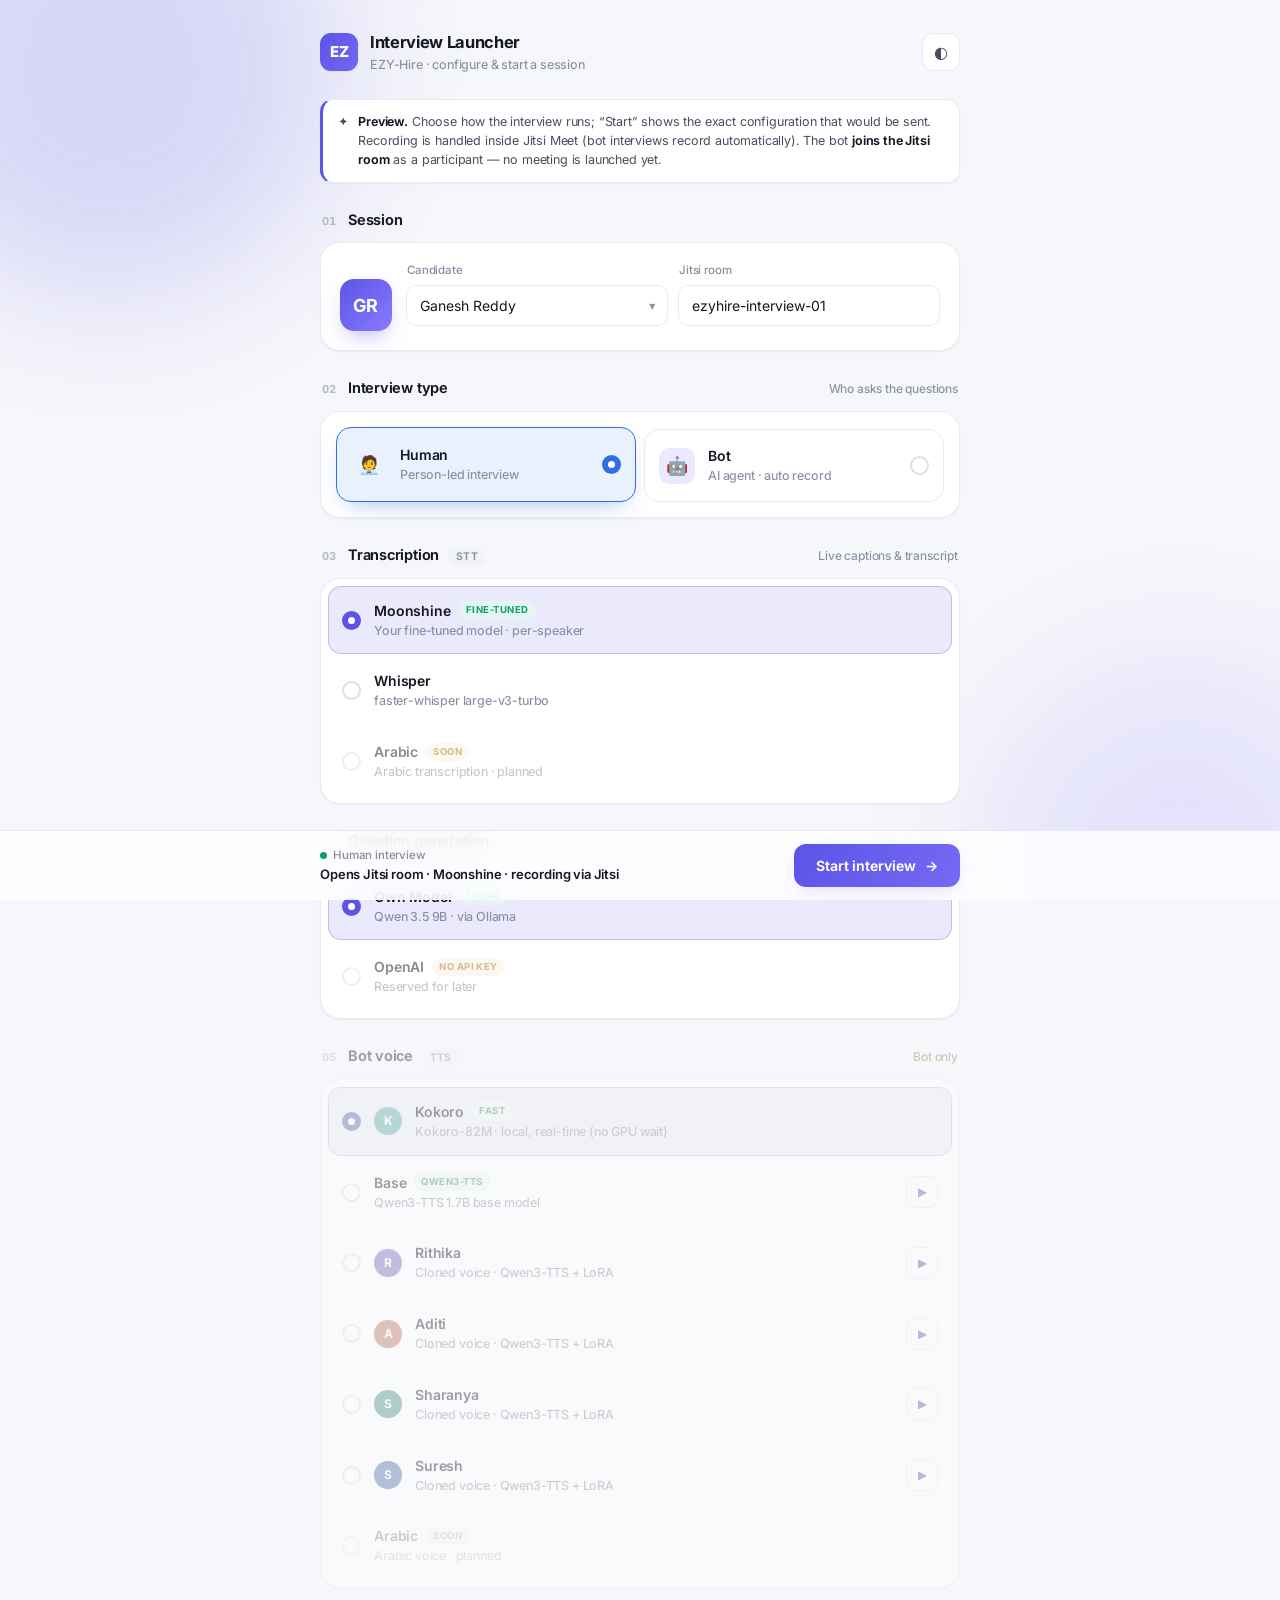
<file: launcher/index.html>
<!doctype html>
<html lang="en">
<head>
<meta charset="utf-8" />
<meta name="viewport" content="width=device-width, initial-scale=1" />
<title>EZY-Hire Launcher</title>
<link rel="preconnect" href="https://fonts.googleapis.com">
<link rel="preconnect" href="https://fonts.gstatic.com" crossorigin>
<link href="https://fonts.googleapis.com/css2?family=Inter:wght@400;450;500;600;700;800&display=swap" rel="stylesheet">
<style>
  :root{
    --bg:#f6f7fb; --surface:#ffffff; --surface-2:#f2f3f8; --surface-hover:#f7f8fc;
    --ink:#151824; --ink-2:#464e60; --muted:#868ea0; --faint:#b2b9c7;
    --line:#e8eaf1; --line-2:#dde0ea;
    --accent:#5b54e6; --accent-2:#8a7bff; --accent-ink:#fff;
    --accent-soft:color-mix(in srgb,var(--accent) 12%,var(--surface));
    --accent-ring:color-mix(in srgb,var(--accent) 22%,transparent);
    --ok:#0f9d6e; --ok-soft:#e4f6ef;
    --warn:#b57015; --warn-soft:#fbf1e2;
    --human:#2f6fe0; --human-soft:#e9f1fd;
    --bot:#6d5cf0; --bot-soft:#ece9fe;
    --r-sm:10px; --r:14px; --r-lg:20px;
    --shadow-sm:0 1px 2px rgba(16,20,30,.05);
    --shadow:0 2px 6px rgba(16,20,30,.06), 0 18px 40px -18px rgba(16,20,30,.18);
    --shadow-lift:0 10px 24px -10px color-mix(in srgb,var(--accent) 60%,transparent);
    --ease:cubic-bezier(.22,.61,.36,1);
    --ease-back:cubic-bezier(.34,1.56,.64,1);
    --blob-a:color-mix(in srgb,var(--accent) 22%,transparent);
    --blob-b:color-mix(in srgb,var(--accent-2) 18%,transparent);
  }
  :root:not([data-theme="light"]){
    @media (prefers-color-scheme: dark){
      --bg:#0b0d12; --surface:#15181f; --surface-2:#1b1f27; --surface-hover:#1f232c;
      --ink:#eef0f5; --ink-2:#b6bdca; --muted:#848c9c; --faint:#59616f;
      --line:#262b35; --line-2:#333944;
      --accent-ink:#fff;
      --accent-soft:color-mix(in srgb,var(--accent) 22%,var(--surface));
      --accent-ring:color-mix(in srgb,var(--accent) 30%,transparent);
      --ok:#34d399; --ok-soft:#0e2b20; --warn:#e0a24e; --warn-soft:#2a2012;
      --human:#6ea8ff; --human-soft:#152338; --bot:#a79bff; --bot-soft:#201d40;
      --shadow-sm:0 1px 2px rgba(0,0,0,.35);
      --shadow:0 2px 8px rgba(0,0,0,.45), 0 24px 50px -20px rgba(0,0,0,.7);
    }
  }
  :root[data-theme="dark"]{
    --bg:#0b0d12; --surface:#15181f; --surface-2:#1b1f27; --surface-hover:#1f232c;
    --ink:#eef0f5; --ink-2:#b6bdca; --muted:#848c9c; --faint:#59616f;
    --line:#262b35; --line-2:#333944;
    --accent-ink:#fff;
    --accent-soft:color-mix(in srgb,var(--accent) 22%,var(--surface));
    --accent-ring:color-mix(in srgb,var(--accent) 30%,transparent);
    --ok:#34d399; --ok-soft:#0e2b20; --warn:#e0a24e; --warn-soft:#2a2012;
    --human:#6ea8ff; --human-soft:#152338; --bot:#a79bff; --bot-soft:#201d40;
    --shadow-sm:0 1px 2px rgba(0,0,0,.35);
    --shadow:0 2px 8px rgba(0,0,0,.45), 0 24px 50px -20px rgba(0,0,0,.7);
  }

  *{box-sizing:border-box}
  html{-webkit-text-size-adjust:100%}
  body{
    margin:0; background:var(--bg); color:var(--ink); font-size:15px;
    font-family:"Inter",ui-sans-serif,system-ui,-apple-system,"Segoe UI",Roboto,sans-serif;
    line-height:1.5; letter-spacing:-.011em; -webkit-font-smoothing:antialiased; text-rendering:optimizeLegibility;
    overflow-x:hidden;
  }
  .bgfx{position:fixed;inset:0;z-index:-1;overflow:hidden;pointer-events:none}
  .blob{position:absolute;border-radius:50%;filter:blur(70px);opacity:.9;will-change:transform;transition:background .5s}
  .blob.a{width:460px;height:460px;background:var(--blob-a);top:-160px;left:-120px;animation:drift1 22s var(--ease) infinite alternate}
  .blob.b{width:400px;height:400px;background:var(--blob-b);bottom:-160px;right:-100px;animation:drift2 26s var(--ease) infinite alternate}
  @keyframes drift1{to{transform:translate3d(90px,70px,0) scale(1.12)}}
  @keyframes drift2{to{transform:translate3d(-80px,-60px,0) scale(1.08)}}

  .wrap{max-width:680px; margin:0 auto; padding:30px 20px 130px}

  header.top{display:flex;align-items:center;justify-content:space-between;gap:12px;margin-bottom:24px;
    animation:fadeUp .6s var(--ease) both}
  .brand{display:flex;align-items:center;gap:12px}
  .logo{width:38px;height:38px;border-radius:11px;display:grid;place-items:center;color:#fff;
    font-weight:800;font-size:15px;letter-spacing:-.5px;box-shadow:var(--shadow-sm);
    background:linear-gradient(130deg,var(--accent),var(--accent-2));background-size:200% 200%;
    animation:sheen 6s ease infinite;transition:transform .4s var(--ease-back)}
  .logo:hover{transform:rotate(-6deg) scale(1.06)}
  @keyframes sheen{0%,100%{background-position:0% 50%}50%{background-position:100% 50%}}
  .brand h1{font-size:16.5px;margin:0;font-weight:700;letter-spacing:-.02em}
  .brand p{margin:1px 0 0;color:var(--muted);font-size:12.5px;font-weight:450}
  .head-tools{display:flex;align-items:center;gap:8px}
  .theme-btn{border:1px solid var(--line);background:var(--surface);color:var(--ink-2);border-radius:11px;
    width:38px;height:38px;display:grid;place-items:center;font-size:16px;cursor:pointer;
    transition:transform .5s var(--ease-back),background .2s,color .2s;flex:none}
  .theme-btn:hover{background:var(--surface-hover);color:var(--ink);transform:rotate(180deg)}
  .theme-btn:active{transform:rotate(180deg) scale(.9)}

  .intro{display:flex;gap:10px;align-items:flex-start;color:var(--ink-2);font-size:12.5px;
    background:var(--surface);border:1px solid var(--line);border-left:3px solid var(--accent);
    border-radius:13px;padding:12px 15px;margin-bottom:26px;line-height:1.55;box-shadow:var(--shadow-sm);
    animation:fadeUp .6s var(--ease) .05s both}
  .intro b{color:var(--ink);font-weight:650}
  .intro .spark{animation:pulse 2.4s ease infinite}
  @keyframes pulse{0%,100%{opacity:.5;transform:scale(.9)}50%{opacity:1;transform:scale(1.1)}}

  .section{margin-bottom:26px;animation:fadeUp .6s var(--ease) both;transition:opacity .35s var(--ease),filter .35s var(--ease)}
  .section:nth-of-type(1){animation-delay:.08s}
  .section:nth-of-type(2){animation-delay:.14s}
  .section:nth-of-type(3){animation-delay:.20s}
  .section:nth-of-type(4){animation-delay:.26s}
  .section:nth-of-type(5){animation-delay:.32s}
  @keyframes fadeUp{from{opacity:0;transform:translateY(14px)}to{opacity:1;transform:none}}

  .shead{display:flex;align-items:baseline;gap:10px;margin:0 2px 12px}
  .snum{font-size:11px;font-weight:700;color:var(--faint);font-variant-numeric:tabular-nums;width:16px}
  .shead h2{font-size:14.5px;font-weight:650;margin:0;letter-spacing:-.015em}
  .shead .tag{font-size:10.5px;font-weight:600;color:var(--muted);background:var(--surface-2);padding:1px 7px;border-radius:6px;letter-spacing:.02em}
  .shead .hint{margin-left:auto;font-size:12px;color:var(--muted);font-weight:450;transition:color .2s}
  /* !important: the section entrance animation (fill:both) otherwise holds opacity:1 and hides the disabled state */
  .section.off{opacity:.4!important;pointer-events:none;filter:grayscale(.5)!important}
  .section.off .hint{color:var(--warn)}

  .panel{background:var(--surface);border:1px solid var(--line);border-radius:var(--r-lg);
    padding:7px;box-shadow:var(--shadow-sm);transition:box-shadow .3s var(--ease),border-color .3s}
  .panel:hover{box-shadow:var(--shadow);border-color:var(--line-2)}

  /* session: avatar + fields */
  .session-in{display:flex;gap:14px;padding:12px;align-items:flex-start}
  .cand-av{width:52px;height:52px;border-radius:14px;flex:none;display:grid;place-items:center;color:#fff;
    font-weight:700;font-size:18px;letter-spacing:.3px;margin-top:17px;
    background:linear-gradient(135deg,var(--accent),var(--accent-2));box-shadow:var(--shadow-lift);
    transition:transform .4s var(--ease-back)}
  .cand-av:hover{transform:scale(1.05) rotate(-3deg)}
  .fields{display:grid;grid-template-columns:1fr 1fr;gap:10px;flex:1;min-width:0}
  @media (max-width:520px){ .session-in{flex-direction:column;align-items:stretch} .cand-av{margin:0 auto} .fields{grid-template-columns:1fr} }
  .field label{display:block;font-size:11.5px;color:var(--muted);margin:0 0 5px 1px;font-weight:500}
  .field input, .field select{width:100%;padding:11px 13px;border:1px solid var(--line);border-radius:var(--r-sm);
    background:var(--surface);color:var(--ink);font-size:14px;font-family:inherit;
    transition:border-color .2s,box-shadow .2s;-webkit-appearance:none;appearance:none}
  .field.sel-wrap{position:relative}
  .field.sel-wrap::after{content:"▾";position:absolute;right:13px;bottom:11px;color:var(--muted);pointer-events:none;font-size:12px}
  .field input:hover, .field select:hover{border-color:var(--line-2)}
  .field input:focus, .field select:focus{outline:none;border-color:var(--accent);box-shadow:0 0 0 4px var(--accent-ring)}

  .opts{display:flex;flex-direction:column}
  .opt{display:flex;align-items:center;gap:13px;padding:13px;border-radius:13px;cursor:pointer;
    position:relative;border:1px solid transparent;overflow:hidden;
    transition:background .18s var(--ease),transform .18s var(--ease),box-shadow .18s var(--ease),border-color .18s}
  .opt + .opt{margin-top:2px}
  .opt:hover:not(.off):not(.sel){background:var(--surface-hover);transform:translateX(4px)}
  .opt.sel{background:var(--accent-soft);border-color:color-mix(in srgb,var(--accent) 30%,transparent);animation:pop .34s var(--ease-back)}
  @keyframes pop{0%{transform:scale(.99)}55%{transform:scale(1.012)}100%{transform:scale(1)}}
  .opt.off{cursor:not-allowed;opacity:.5}
  .radio{width:19px;height:19px;border-radius:50%;border:2px solid var(--line-2);flex:none;display:grid;place-items:center;transition:border-color .2s,background .2s}
  .opt:hover:not(.off):not(.sel) .radio{border-color:var(--accent)}
  .opt.sel .radio{border-color:var(--accent);background:var(--accent)}
  .opt.sel .radio::after{content:"";width:7px;height:7px;border-radius:50%;background:#fff;animation:dot .32s var(--ease-back)}
  @keyframes dot{from{transform:scale(0)}to{transform:scale(1)}}
  .opt .body{flex:1;min-width:0}
  .opt .t{font-weight:600;font-size:14px;display:flex;align-items:center;gap:8px;letter-spacing:-.01em}
  .opt .d{color:var(--muted);font-size:12.5px;font-weight:450;margin-top:1px}
  .opt .ico{width:36px;height:36px;border-radius:10px;display:grid;place-items:center;font-size:18px;flex:none;transition:transform .3s var(--ease-back)}
  .opt:hover .ico{transform:scale(1.1) rotate(-4deg)}
  .avatar{width:28px;height:28px;border-radius:50%;flex:none;color:#fff;display:grid;place-items:center;font-size:12px;font-weight:700;transition:transform .3s var(--ease-back);box-shadow:var(--shadow-sm)}
  .opt:hover .avatar{transform:scale(1.12)}

  /* voice preview button + equalizer */
  .preview{margin-left:auto;flex:none;width:32px;height:32px;border-radius:9px;border:1px solid var(--line);
    background:var(--surface);color:var(--accent);cursor:pointer;display:grid;place-items:center;font-size:12px;
    transition:transform .2s var(--ease-back),background .2s,border-color .2s,color .2s}
  .preview:hover{background:var(--accent);color:#fff;border-color:transparent;transform:scale(1.1)}
  .preview:active{transform:scale(.92)}
  .eq{display:none;align-items:flex-end;gap:2px;height:15px}
  .eq span{width:3px;height:40%;background:currentColor;border-radius:2px;animation:eq .85s ease infinite}
  .eq span:nth-child(2){animation-delay:.18s}
  .eq span:nth-child(3){animation-delay:.36s}
  .eq span:nth-child(4){animation-delay:.1s}
  @keyframes eq{0%,100%{height:30%}50%{height:100%}}
  .preview.playing{background:var(--accent);color:#fff;border-color:transparent}
  .preview.playing .ico-play{display:none}
  .preview.playing .eq{display:inline-flex}

  .ripple{position:absolute;border-radius:50%;transform:scale(0);pointer-events:none;background:currentColor;opacity:.16;animation:ripple .55s var(--ease) forwards}
  @keyframes ripple{to{transform:scale(2.6);opacity:0}}

  .seg{display:grid;grid-template-columns:1fr 1fr;gap:8px;padding:8px}
  .seg .opt{border:1.5px solid var(--line);border-radius:15px;background:var(--surface);padding:15px 14px}
  .seg .opt:hover:not(.sel){border-color:var(--line-2);transform:translateY(-3px);box-shadow:var(--shadow)}
  .seg .opt.sel{transform:none}
  .seg .opt.sel.human{border-color:var(--human);background:var(--human-soft);box-shadow:0 10px 24px -12px color-mix(in srgb,var(--human) 55%,transparent)}
  .seg .opt.sel.human .radio{border-color:var(--human);background:var(--human)}
  .seg .opt.sel.bot{border-color:var(--bot);background:var(--bot-soft);box-shadow:0 10px 24px -12px color-mix(in srgb,var(--bot) 55%,transparent)}
  .seg .opt.sel.bot .radio{border-color:var(--bot);background:var(--bot)}
  .seg .human-ic{background:var(--human-soft)}
  .seg .bot-ic{background:var(--bot-soft)}

  .badge{font-size:9.5px;font-weight:700;letter-spacing:.05em;text-transform:uppercase;padding:2px 7px;border-radius:999px;white-space:nowrap;line-height:1.5}
  .badge.soon,.badge.nokey{background:var(--warn-soft);color:var(--warn)}
  .badge.live{background:var(--ok-soft);color:var(--ok)}

  .inline-note{display:flex;gap:9px;align-items:flex-start;color:var(--warn);font-size:12px;padding:11px 14px 13px;margin-top:3px;border-top:1px solid var(--line);animation:slideDown .3s var(--ease)}
  .stylesrow{display:flex;align-items:center;gap:12px;padding:11px 14px;border-top:1px solid var(--line);animation:slideDown .3s var(--ease);flex-wrap:wrap}
  .styles-label{font-size:12px;color:var(--muted);font-weight:500}
  .style-pills{display:flex;gap:7px}
  .style-pill{font-size:12px;font-weight:600;padding:6px 13px;border-radius:999px;border:1px solid var(--line);background:var(--surface);color:var(--ink-2);cursor:pointer;font-family:inherit;transition:border-color .15s,background .15s,color .15s}
  .style-pill:hover{border-color:var(--line-2)}
  .style-pill.sel{background:var(--accent-soft);border-color:color-mix(in srgb,var(--accent) 40%,transparent);color:var(--accent)}
  @keyframes slideDown{from{opacity:0;transform:translateY(-6px)}to{opacity:1;transform:none}}

  .bar{position:fixed;left:0;right:0;bottom:0;z-index:40;background:color-mix(in srgb,var(--surface) 82%,transparent);backdrop-filter:blur(14px) saturate(1.4);border-top:1px solid var(--line);animation:fadeUp .6s var(--ease) .4s both}
  .bar-in{max-width:680px;margin:0 auto;padding:13px 20px;display:flex;align-items:center;gap:14px}
  .summary{flex:1;min-width:0}
  .summary .s1{font-size:11.5px;color:var(--muted);font-weight:500;display:flex;align-items:center;gap:6px}
  .summary .s1 .liveDot{width:7px;height:7px;border-radius:50%;background:var(--ok);animation:beat 2s infinite}
  @keyframes beat{0%{box-shadow:0 0 0 0 color-mix(in srgb,var(--ok) 60%,transparent)}70%{box-shadow:0 0 0 7px transparent}100%{box-shadow:0 0 0 0 transparent}}
  .summary .s2{font-size:13px;font-weight:600;color:var(--ink);white-space:nowrap;overflow:hidden;text-overflow:ellipsis;margin-top:1px}
  .start{border:0;border-radius:12px;color:var(--accent-ink);font-size:14px;font-weight:650;font-family:inherit;padding:13px 22px;cursor:pointer;white-space:nowrap;position:relative;overflow:hidden;display:inline-flex;align-items:center;gap:9px;background:linear-gradient(120deg,var(--accent),var(--accent-2));background-size:180% 180%;box-shadow:0 6px 18px -6px var(--accent-ring);transition:transform .16s var(--ease-back),box-shadow .25s,background-position .5s}
  .start:hover{background-position:100% 50%;box-shadow:0 10px 26px -6px var(--accent-ring);transform:translateY(-2px)}
  .start:active{transform:translateY(0) scale(.97)}
  .start .arrow{transition:transform .25s var(--ease-back)}
  .start:hover .arrow{transform:translateX(4px)}

  dialog{border:1px solid var(--line);border-radius:20px;background:var(--surface);color:var(--ink);padding:0;max-width:500px;width:92vw;box-shadow:var(--shadow)}
  dialog[open]{animation:dlgIn .32s var(--ease-back)}
  @keyframes dlgIn{from{opacity:0;transform:translateY(16px) scale(.97)}to{opacity:1;transform:none}}
  dialog::backdrop{background:rgba(8,10,16,.55);backdrop-filter:blur(3px);animation:fadeIn .25s ease}
  @keyframes fadeIn{from{opacity:0}to{opacity:1}}
  .dlg-head{display:flex;align-items:center;justify-content:space-between;padding:17px 18px 14px}
  .dlg-head h3{margin:0;font-size:15px;font-weight:650}
  .dlg-x{border:0;background:var(--surface-2);color:var(--ink-2);width:28px;height:28px;border-radius:9px;cursor:pointer;font-size:14px;transition:.18s}
  .dlg-x:hover{background:var(--line);transform:rotate(90deg)}
  .dlg-body{padding:0 18px 4px}
  .kv{display:grid;grid-template-columns:132px 1fr;gap:9px 14px;font-size:13.5px;margin-bottom:16px}
  .kv .k{color:var(--muted);font-weight:450}
  .kv .v{font-weight:600}
  pre{background:var(--surface-2);border:1px solid var(--line);border-radius:12px;padding:13px;font-size:11.5px;line-height:1.55;overflow:auto;margin:0;color:var(--ink-2);font-family:ui-monospace,"SF Mono",Menlo,Consolas,monospace}
  .dlg-foot{display:flex;gap:9px;justify-content:flex-end;padding:16px 18px}
  .btn{border:1px solid var(--line);background:var(--surface);color:var(--ink);border-radius:11px;padding:10px 17px;font-size:13.5px;font-weight:600;font-family:inherit;cursor:pointer;transition:.18s}
  .btn:hover{background:var(--surface-hover);transform:translateY(-1px)}
  .btn.primary{background:var(--accent);color:#fff;border-color:transparent}
  .btn.primary:hover{background:var(--accent-2)}
  .muted{color:var(--muted)}

  @media (prefers-reduced-motion: reduce){
    *{animation:none!important;transition:none!important}
    .opt:hover,.seg .opt:hover,.start:hover,.btn:hover{transform:none!important}
  }
</style>
</head>
<body>
<div class="bgfx"><div class="blob a"></div><div class="blob b"></div></div>

<div class="wrap">
  <header class="top">
    <div class="brand">
      <div class="logo">EZ</div>
      <div><h1>Interview Launcher</h1><p>EZY-Hire · configure &amp; start a session</p></div>
    </div>
    <div class="head-tools">
      <button class="theme-btn" id="themeBtn" title="Toggle theme">◐</button>
    </div>
  </header>

  <div class="intro">
    <span class="spark">✦</span>
    <div><b>Preview.</b> Choose how the interview runs; “Start” shows the exact configuration that would be sent.
      Recording is handled inside Jitsi Meet (bot interviews record automatically). The bot <b>joins the Jitsi room</b> as a participant — no meeting is launched yet.</div>
  </div>

  <!-- Session -->
  <section class="section">
    <div class="shead"><span class="snum">01</span><h2>Session</h2></div>
    <div class="panel"><div class="session-in">
      <div class="cand-av" id="candAv">GK</div>
      <div class="fields">
        <div class="field sel-wrap"><label>Candidate</label><select id="cand"></select></div>
        <div class="field"><label>Jitsi room</label><input id="room" value="ezyhire-interview-01" /></div>
      </div>
    </div></div>
  </section>

  <!-- Interview type -->
  <section class="section">
    <div class="shead"><span class="snum">02</span><h2>Interview type</h2><span class="hint">Who asks the questions</span></div>
    <div class="panel"><div class="seg" data-group="type">
      <div class="opt human sel" data-value="human">
        <div class="ico human-ic">🧑‍💼</div>
        <div class="body"><div class="t">Human</div><div class="d">Person-led interview</div></div><div class="radio"></div>
      </div>
      <div class="opt bot" data-value="bot">
        <div class="ico bot-ic">🤖</div>
        <div class="body"><div class="t">Bot</div><div class="d">AI agent · auto record</div></div><div class="radio"></div>
      </div>
    </div></div>
  </section>

  <!-- STT -->
  <section class="section">
    <div class="shead"><span class="snum">03</span><h2>Transcription</h2><span class="tag">STT</span><span class="hint">Live captions &amp; transcript</span></div>
    <div class="panel"><div class="opts" data-group="stt">
      <div class="opt sel" data-value="moonshine"><div class="radio"></div><div class="body"><div class="t">Moonshine <span class="badge live">Fine-tuned</span></div><div class="d">Your fine-tuned model · per-speaker</div></div></div>
      <div class="opt" data-value="whisper"><div class="radio"></div><div class="body"><div class="t">Whisper</div><div class="d">faster-whisper large-v3-turbo</div></div></div>
      <div class="opt off" data-value="arabic" data-locked="1"><div class="radio"></div><div class="body"><div class="t">Arabic <span class="badge soon">Soon</span></div><div class="d">Arabic transcription · planned</div></div></div>
    </div></div>
  </section>

  <!-- LLM -->
  <section class="section" id="llmSec">
    <div class="shead"><span class="snum">04</span><h2>Question generation</h2><span class="tag">LLM</span><span class="hint" id="llmHint">Generates the questions</span></div>
    <div class="panel"><div class="opts" data-group="llm">
      <div class="opt sel" data-value="own"><div class="radio"></div><div class="body"><div class="t">Own Model <span class="badge live">Local</span></div><div class="d">Qwen 3.5 9B · via Ollama</div></div></div>
      <div class="opt off" data-value="openai" data-locked="1"><div class="radio"></div><div class="body"><div class="t">OpenAI <span class="badge nokey">No API key</span></div><div class="d">Reserved for later</div></div></div>
    </div></div>
  </section>

  <!-- TTS -->
  <section class="section" id="ttsSec">
    <div class="shead"><span class="snum">05</span><h2>Bot voice</h2><span class="tag">TTS</span><span class="hint" id="ttsHint">Bot only</span></div>
    <div class="panel"><div class="opts" data-group="tts">
      <div class="opt sel" data-value="kokoro"><div class="radio"></div><div class="avatar" style="background:#15b8a6">K</div><div class="body"><div class="t">Kokoro <span class="badge live">Fast</span></div><div class="d">Kokoro-82M · local, real-time (no GPU wait)</div></div></div>
      <div class="opt" data-value="standard"><div class="radio"></div><div class="body"><div class="t">Base <span class="badge live">Qwen3-TTS</span></div><div class="d">Qwen3-TTS 1.7B base model</div></div>
        <button class="preview" data-voice="standard" title="Preview"><span class="ico-play">▶</span><span class="eq"><span></span><span></span><span></span><span></span></span></button></div>
      <div class="opt" data-value="rithika"><div class="radio"></div><div class="avatar" style="background:#7c5cff">R</div><div class="body"><div class="t">Rithika</div><div class="d">Cloned voice · Qwen3-TTS + LoRA</div></div>
        <button class="preview" data-voice="rithika" title="Preview"><span class="ico-play">▶</span><span class="eq"><span></span><span></span><span></span><span></span></span></button></div>
      <div class="opt" data-value="aditi"><div class="radio"></div><div class="avatar" style="background:#f2672e">A</div><div class="body"><div class="t">Aditi</div><div class="d">Cloned voice · Qwen3-TTS + LoRA</div></div>
        <button class="preview" data-voice="aditi" title="Preview"><span class="ico-play">▶</span><span class="eq"><span></span><span></span><span></span><span></span></span></button></div>
      <div class="opt" data-value="sharanya"><div class="radio"></div><div class="avatar" style="background:#0f9d8a">S</div><div class="body"><div class="t">Sharanya</div><div class="d">Cloned voice · Qwen3-TTS + LoRA</div></div>
        <button class="preview" data-voice="sharanya" title="Preview"><span class="ico-play">▶</span><span class="eq"><span></span><span></span><span></span><span></span></span></button></div>
      <div class="opt" data-value="suresh"><div class="radio"></div><div class="avatar" style="background:#2f6fe0">S</div><div class="body"><div class="t">Suresh</div><div class="d">Cloned voice · Qwen3-TTS + LoRA</div></div>
        <button class="preview" data-voice="suresh" title="Preview"><span class="ico-play">▶</span><span class="eq"><span></span><span></span><span></span><span></span></span></button></div>
      <div class="opt off" data-value="arabic" data-locked="1"><div class="radio"></div><div class="body"><div class="t">Arabic <span class="badge soon">Soon</span></div><div class="d">Arabic voice · planned</div></div></div>
    </div>
    <div class="stylesrow" id="ttsStyles" style="display:none">
      <span class="styles-label">Speaking style</span>
      <div class="style-pills" data-group="style">
        <button type="button" class="style-pill" data-value="steady">Steady</button>
        <button type="button" class="style-pill sel" data-value="balanced">Balanced</button>
        <button type="button" class="style-pill" data-value="expressive">Expressive</button>
      </div>
    </div>
    <div class="inline-note" id="cloneWarn" style="display:none"><span>⚠</span><div>Qwen3-TTS (base and cloned voices) runs ~3–5 s per 1 s of audio on an RTX 5050 — fine for short prompts, but live back-and-forth will lag on current hardware.</div></div>
    </div>
  </section>
</div>

<div class="bar"><div class="bar-in">
  <div class="summary">
    <div class="s1"><span class="liveDot"></span><span id="barS1">Human interview</span></div>
    <div class="s2" id="barS2">Opens Jitsi room · Moonshine · recording via Jitsi</div>
  </div>
  <button class="start" id="startBtn">Start interview <span class="arrow">→</span></button>
</div></div>

<dialog id="dlg">
  <div class="dlg-head"><h3>Start interview</h3><button class="dlg-x" id="dlgX">✕</button></div>
  <div class="dlg-body"><div class="kv" id="dlgKv"></div>
    <div id="dlgMsg" style="font-size:12.5px;margin-top:4px;min-height:16px"></div></div>
  <div class="dlg-foot"><button class="btn" id="dlgCancel">Close</button><button class="btn primary" id="dlgLaunch">Start &amp; get links</button></div>
</dialog>

<script src="candidates.js"></script>
<script>
(function(){
  const $ = s => document.querySelector(s), $$ = s => Array.from(document.querySelectorAll(s));
  const state = { type:"human", stt:"moonshine", llm:"own", tts:"kokoro", style:"balanced" };
  const CLONED = ["rithika","aditi","sharanya","suresh"];
  const QWEN_VOICES = ["standard","rithika","aditi","sharanya","suresh"];  // all Qwen3-TTS (base + clones)
  const Q = new URLSearchParams(location.search);
  // The Jitsi server (also where the interview pages are hosted, so candidate
  // links are shareable and same-origin as Jitsi). Override with ?jitsi= / ?app=.
  const PUBLIC_URL = (Q.get("jitsi") || "https://192.168.7.174:8443").replace(/\/$/, "");
  const APP_BASE = (Q.get("app") || PUBLIC_URL).replace(/\/$/, "");
  // Optional: a local helper for voice previews (none needed for Start).
  const ORCH = Q.get("orch") || (location.protocol === "file:" ? "http://127.0.0.1:8800" : "");
  const uuid = () => { try { return crypto.randomUUID(); } catch(e){ return Math.random().toString(16).slice(2)+Math.random().toString(16).slice(2); } };

  const root = document.documentElement;
  $("#themeBtn").onclick = () => {
    const cur = root.getAttribute("data-theme");
    const dark = cur ? cur==="dark" : matchMedia("(prefers-color-scheme: dark)").matches;
    root.setAttribute("data-theme", dark ? "light":"dark");
  };

  // ---- candidates (from candidates.js, generated from data/candidates/) ----
  function initials(name){
    const parts = (name||"").trim().split(/\s+/).filter(Boolean);
    if(!parts.length) return "?";
    return (parts[0][0] + (parts[1]?.[0] || "")).toUpperCase();
  }
  const candAv = $("#candAv");
  const CANDS = (window.EZY_CANDIDATES && window.EZY_CANDIDATES.length)
    ? window.EZY_CANDIDATES
    : [{slug:"", name:"No prepared candidates — run make_plan.py", role:""}];
  const candSel = $("#cand");
  candSel.innerHTML = CANDS.map(c => `<option value="${c.slug}">${c.name.replace(/</g,"&lt;")}</option>`).join("");
  function selCand(){
    const c = CANDS.find(x => x.slug === candSel.value) || CANDS[0];
    return { slug: c.slug, name: c.name, role: c.role };
  }
  function onCandChange(){ candAv.textContent = initials(selCand().name); refresh(); }
  candSel.addEventListener("change", onCandChange);

  // ---- ripple gesture ----
  function ripple(el, e){
    const r = el.getBoundingClientRect(), s = Math.max(r.width, r.height);
    const d = document.createElement("span"); d.className = "ripple";
    d.style.width = d.style.height = s + "px";
    d.style.left = ((e.clientX ?? r.left+r.width/2) - r.left - s/2) + "px";
    d.style.top  = ((e.clientY ?? r.top+r.height/2) - r.top  - s/2) + "px";
    el.appendChild(d); setTimeout(()=>d.remove(), 560);
  }

  function wireGroup(group){
    $$(`[data-group="${group}"] .opt`).forEach(opt => {
      opt.addEventListener("click", (e) => {
        if(opt.classList.contains("off")) return;
        if(e.target.closest(".preview")) return; // preview button handled separately
        ripple(opt, e);
        $$(`[data-group="${group}"] .opt`).forEach(o=>o.classList.remove("sel"));
        opt.classList.add("sel"); state[group] = opt.dataset.value;
        if(group==="type") onType(); if(group==="tts") onTts(); refresh();
      });
    });
  }
  ["type","stt","llm","tts"].forEach(wireGroup);

  // ---- voice preview: play the voice's sample from the orchestrator ----
  // GET /api/voice-sample/<voice> returns a wav (ref.wav / generated sample).
  // If the orchestrator isn't serving this page (opened via file://) or the
  // sample is missing, fall back to the equalizer animation only.
  let playing = null, audio = null;
  function stopPreview(){
    if(audio){ audio.pause(); audio = null; }
    if(playing){ playing.classList.remove("playing"); playing = null; }
  }
  $$(".preview").forEach(btn=>{
    btn.addEventListener("click", (e)=>{
      e.stopPropagation();
      const wasThis = playing === btn;
      stopPreview();
      if(wasThis) return;
      btn.classList.add("playing"); playing = btn;
      const voice = btn.dataset.voice;
      // Generate the ACTUAL voice + selected style (so each voice sounds different and
      // reflects the chosen tone). Generation takes a few seconds on the GPU; the
      // equalizer animates meanwhile. Falls back to the static sample if the TTS
      // service isn't running.
      audio = new Audio(`${ORCH}/api/voice-preview/${encodeURIComponent(voice)}?style=${encodeURIComponent(state.style)}`);
      audio.onended = () => { if(playing===btn){ btn.classList.remove("playing"); playing=null; } };
      audio.onerror = () => { setTimeout(()=>{ if(playing===btn){ btn.classList.remove("playing"); playing=null; } }, 1800); };
      audio.play().catch(()=>{ /* autoplay / 404: animation already shows */ });
    });
  });

  function onType(){
    const bot = state.type==="bot";
    // Question generation (LLM) applies to BOTH: it generates the questions the
    // recruiter asks (human) or the bot asks (bot). Only Bot voice is bot-only.
    $("#llmSec").classList.remove("off");
    $("#ttsSec").classList.toggle("off", !bot);
    $("#llmHint").textContent = "Generates the questions";
    $("#ttsHint").textContent = bot ? "How the bot speaks" : "Bot only";
    onTts();
  }
  function onTts(){
    const qwen = QWEN_VOICES.includes(state.tts);  // base + clones are all Qwen3-TTS (slow on GPU)
    const clone = CLONED.includes(state.tts);
    $("#cloneWarn").style.display = (state.type==="bot" && qwen) ? "flex" : "none";
    // Speaking style applies ONLY to the fine-tuned (cloned) voices, not the base model.
    $("#ttsStyles").style.display = clone ? "flex" : "none";
  }
  // Style pills (steady | balanced | expressive) for the cloned voices.
  $$('[data-group="style"] .style-pill').forEach(p=>{
    p.addEventListener("click", ()=>{
      $$('[data-group="style"] .style-pill').forEach(x=>x.classList.remove("sel"));
      p.classList.add("sel"); state.style = p.dataset.value;
    });
  });

  const TTS_LABEL={kokoro:"Kokoro (fast)",standard:"Qwen3-TTS Base",rithika:"Rithika (cloned)",aditi:"Aditi (cloned)",sharanya:"Sharanya (cloned)",suresh:"Suresh (cloned)",arabic:"Arabic"};
  const STT_LABEL={moonshine:"Moonshine (fine-tuned)",whisper:"Whisper large-v3-turbo",arabic:"Arabic"};
  const LLM_LABEL={own:"Own model — Qwen 3.5 9B (Ollama)",openai:"OpenAI"};
  const STT_SHORT={moonshine:"Moonshine",whisper:"Whisper",arabic:"Arabic"};

  function refresh(){
    const bot = state.type==="bot";
    $("#barS1").textContent = bot ? "Bot interview" : "Human interview";
    $("#barS2").textContent = bot
      ? `Bot joins room · ${TTS_LABEL[state.tts]} · auto record`
      : `Opens Jitsi room · ${STT_SHORT[state.stt]} · recording via Jitsi`;
  }

  // Build the recruiter + candidate interview URLs entirely in the page — no
  // server. The interview itself runs in Jitsi, embedded in interview.html (hosted
  // on the Jitsi server, so links are shareable and same-origin as Jitsi).
  // Candidate name -> plan slug (matches data/candidates/<slug>/), e.g.
  // "Ganesh Reddy" -> "ganesh_reddy". The interview page loads that candidate's
  // generated questions (plans/<slug>.json).
  const slug = s => (s||"").trim().toLowerCase().replace(/[^a-z0-9]+/g, "_").replace(/^_+|_+$/g, "");

  function buildUrls(){
    const base = APP_BASE;
    const room = ($("#room").value.trim() || "room");
    const c = selCand();
    const candName = c.name || "Candidate";
    const cand = candName.replace(/\s+/g, "_");
    const planSlug = c.slug || slug(candName);
    const pid = uuid(), rid = uuid();
    const bot = state.type === "bot";
    const q = `room=${encodeURIComponent(room)}&itype=${state.type}&stt=${state.stt}&plan=${encodeURIComponent(planSlug)}`;
    let recruiter = `${base}/interview.html?type=recruiter&userId=Recruiter&profileId=${pid}&recruiterId=${rid}&${q}`;
    let candidate = `${base}/interview.html?type=candidate&userId=${encodeURIComponent(cand)}&profileId=${pid}&${q}`;
    if(bot){ recruiter += `&llm=${state.llm}&tts=${state.tts}&rec=1`; candidate += `&rec=1`; }
    return { recruiter, candidate, bot, room, planSlug };
  }

  $("#startBtn").onclick = (e) => {
    ripple(e.currentTarget, e);
    const bot = state.type === "bot";
    const rows = [
      ["Interview type", bot?"Bot":"Human"],
      ["Candidate", selCand().name||"—"],
      ["Jitsi room", $("#room").value.trim()||"—"],
      ["Transcription", STT_LABEL[state.stt]],
    ];
    if(bot){
      const voiceLabel = TTS_LABEL[state.tts] + (CLONED.includes(state.tts) ? ` · ${state.style}` : "");
      rows.push(["Question LLM", LLM_LABEL[state.llm]], ["Bot voice", voiceLabel]);
    }
    rows.push(["Recording", bot?"Automatic":"Manual (Jitsi toolbar)"]);
    $("#dlgKv").innerHTML = rows.map(([k,v])=>`<div class="k">${k}</div><div class="v">${v}</div>`).join("");
    $("#dlgMsg").textContent = "";
    $("#dlg").showModal();
  };
  $("#dlgX").onclick = $("#dlgCancel").onclick = () => $("#dlg").close();

  // ---- start: ask the local helper to launch (it serves the pages and, for a
  // bot interview, auto-starts the bot into the Jitsi room). Then open the
  // recruiter's page and show the candidate link. ----
  $("#dlgLaunch").onclick = async (e) => {
    const btn = e.currentTarget, msg = $("#dlgMsg");
    const c = selCand();
    const payload = {
      interview_type: state.type,
      candidate: c.name,
      plan: c.slug,
      jitsi_room: $("#room").value.trim() || "room",
      stt: state.stt, llm: state.llm, tts: state.tts,
      style: CLONED.includes(state.tts) ? state.style : "balanced",  // style only for cloned voices
    };
    btn.disabled = true; const label = btn.textContent; btn.textContent = "Starting…"; msg.textContent = "";
    try{
      const res = await fetch(`${ORCH}/api/launch`, {
        method:"POST", headers:{"Content-Type":"application/json"}, body:JSON.stringify(payload)
      });
      const data = await res.json();
      if(!res.ok || !data.ok){ throw new Error(data.error || data.detail || ("HTTP "+res.status)); }
      const esc = s => s.replace(/&/g,"&amp;").replace(/</g,"&lt;");
      msg.innerHTML =
        `<div style="display:grid;gap:11px">` +
          (data.interview_type==="bot"
            ? `<div style="color:var(--ok)">✓ Bot ${data.bot_started?"joining":"NOT started — check the helper log"} the Jitsi room · recording ${data.recording}</div>`
            : `<div style="color:var(--ok)">✓ Interview ready · recording ${data.recording}</div>`) +
          `<div><b>Recruiter</b> — <a href="${esc(data.recruiter_url)}" target="_blank" rel="noopener">opening…</a>` +
            `<div class="muted" style="font-size:11px;word-break:break-all">${esc(data.recruiter_url)}</div></div>` +
          `<div><b>Candidate</b> — share this link with the candidate:` +
            `<div class="muted" style="font-size:11px;word-break:break-all">${esc(data.candidate_url)}</div>` +
            `<button class="btn" id="copyCand" style="margin-top:5px;padding:7px 13px">Copy candidate link</button></div>` +
          (data.notes && data.notes.length ? `<div class="muted" style="font-size:11px">${data.notes.map(esc).join("<br>")}</div>` : ``) +
        `</div>`;
      $("#copyCand").onclick = (ev)=>{ navigator.clipboard.writeText(data.candidate_url).then(()=>{ ev.target.textContent="Copied ✓"; setTimeout(()=>ev.target.textContent="Copy candidate link",1200); }).catch(()=>{}); };
      window.open(data.recruiter_url, "_blank", "noopener");
    }catch(err){
      msg.innerHTML = `<span style="color:var(--warn)">Couldn't reach the local helper at ${ORCH||location.origin}.</span><br>` +
        `Start it on this machine, then retry:<br><code style="font-size:11px">python -m uvicorn integration.orchestrator.app:app --host 0.0.0.0 --port 8800</code><br>` +
        `Then open <b>http://localhost:8800</b> instead of the file.`;
    }finally{ btn.disabled = false; btn.textContent = label; }
  };
  $("#room").addEventListener("input", refresh);

  onType(); onCandChange(); refresh();
})();
</script>
</body>
</html>
</file>
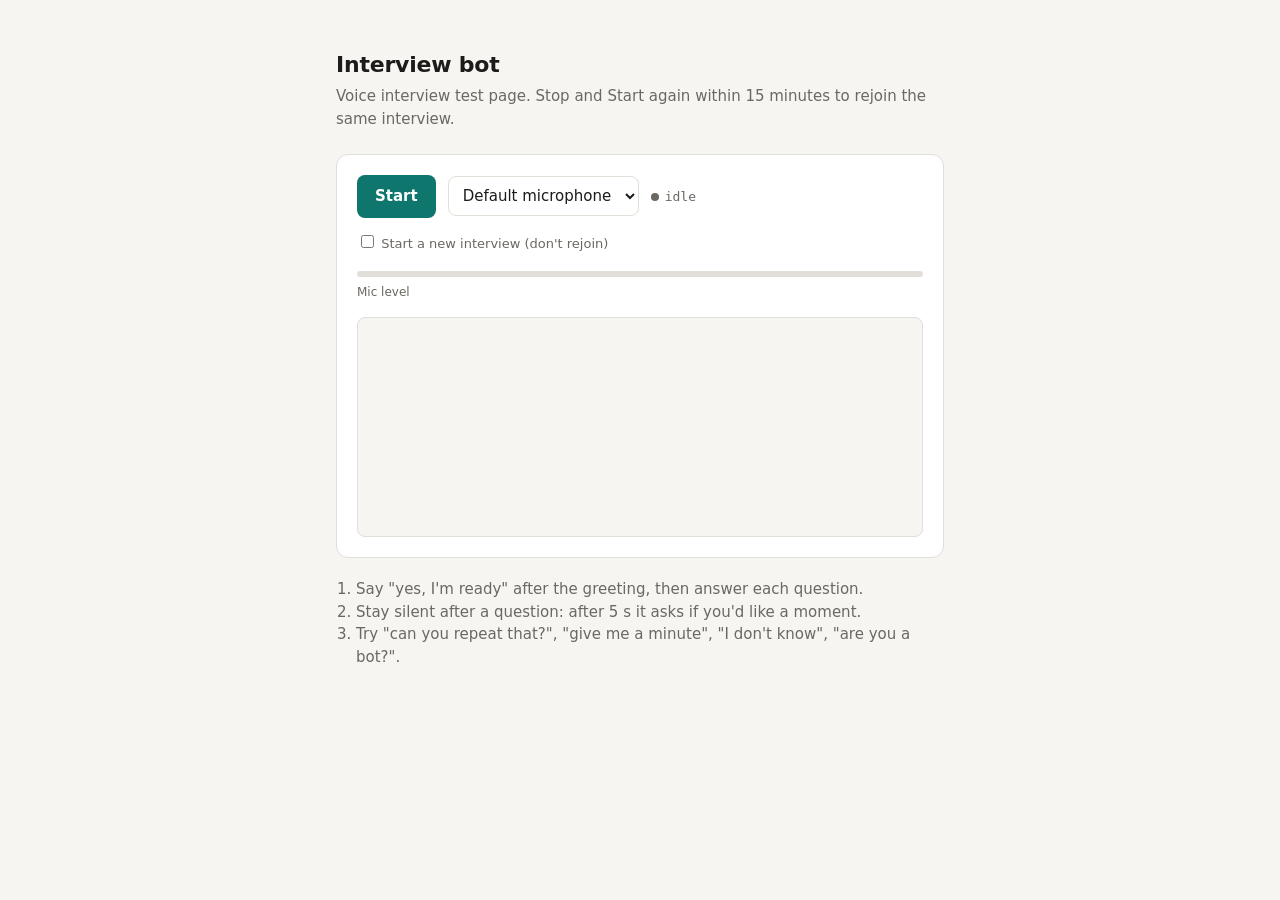
<file: interview_bot/interview-bot-phase1/interview-bot/interview_bot/web/index.html>
<!doctype html>
<html lang="en">
<head>
<meta charset="utf-8">
<meta name="viewport" content="width=device-width, initial-scale=1">
<title>Interview Bot</title>
<style>
  :root {
    --bg: #f6f5f2; --panel: #ffffff; --ink: #1c1b19; --muted: #6b6862;
    --line: #e2dfd8; --accent: #0f766e; --danger: #b42318; --meter: #14b8a6;
  }
  @media (prefers-color-scheme: dark) {
    :root { --bg: #151514; --panel: #1e1e1c; --ink: #ecebe7; --muted: #9a978f;
            --line: #33322e; --accent: #2dd4bf; --danger: #f97066; --meter: #2dd4bf; }
  }
  * { box-sizing: border-box; }
  body { margin: 0; background: var(--bg); color: var(--ink);
         font: 15px/1.5 ui-sans-serif, system-ui, -apple-system, "Segoe UI", sans-serif; }
  main { max-width: 640px; margin: 48px auto; padding: 0 16px; }
  h1 { font-size: 22px; margin: 0 0 4px; letter-spacing: -0.01em; }
  .sub { color: var(--muted); margin: 0 0 24px; }
  .card { background: var(--panel); border: 1px solid var(--line); border-radius: 12px; padding: 20px; }
  .row { display: flex; align-items: center; gap: 12px; flex-wrap: wrap; }
  button { font: inherit; font-weight: 600; border: 0; border-radius: 8px; padding: 10px 18px;
           background: var(--accent); color: #fff; cursor: pointer; }
  button.stop { background: var(--danger); }
  select { font: inherit; max-width: 100%; padding: 9px 10px; border-radius: 8px; border: 1px solid var(--line);
           background: var(--panel); color: var(--ink); }
  button:disabled { opacity: .5; cursor: default; }
  .status { font-family: ui-monospace, SFMono-Regular, Menlo, monospace; font-size: 13px; color: var(--muted); }
  .dot { display: inline-block; width: 8px; height: 8px; border-radius: 50%; background: var(--muted); margin-right: 6px; }
  .dot.on { background: var(--accent); }
  .meter { height: 6px; background: var(--line); border-radius: 3px; overflow: hidden; margin: 18px 0 6px; }
  .meter > div { height: 100%; width: 0; background: var(--meter); transition: width 60ms linear; }
  .label { font-size: 12px; color: var(--muted); }
  .fresh { display: block; margin-top: 14px; font-size: 13px; color: var(--muted); }
  pre { margin: 16px 0 0; padding: 12px; background: var(--bg); border: 1px solid var(--line); border-radius: 8px;
        font-size: 12px; height: 220px; overflow: auto; white-space: pre-wrap; }
  ol { color: var(--muted); padding-left: 20px; margin: 20px 0 0; }
</style>
</head>
<body>
<main>
  <h1>Interview bot</h1>
  <p class="sub">Voice interview test page. Stop and Start again within 15 minutes to rejoin the same interview.</p>

  <div class="card">
    <div class="row">
      <button id="btn">Start</button>
      <select id="mic" title="Microphone"><option value="">Default microphone</option></select>
      <span class="status"><span id="dot" class="dot"></span><span id="state">idle</span></span>
    </div>
    <label class="fresh"><input type="checkbox" id="fresh"> Start a new interview (don't rejoin)</label>
    <div class="meter"><div id="level"></div></div>
    <div class="label">Mic level</div>
    <pre id="log"></pre>
  </div>

  <ol>
    <li>Say "yes, I'm ready" after the greeting, then answer each question.</li>
    <li>Stay silent after a question: after 5 s it asks if you'd like a moment.</li>
    <li>Try "can you repeat that?", "give me a minute", "I don't know", "are you a bot?".</li>
  </ol>
</main>

<audio id="bot-audio" autoplay playsinline></audio>

<script>
const btn = document.getElementById("btn");
const stateEl = document.getElementById("state");
const dot = document.getElementById("dot");
const levelEl = document.getElementById("level");
const logEl = document.getElementById("log");
const micSel = document.getElementById("mic");

async function listMics() {
  try {
    const devices = (await navigator.mediaDevices.enumerateDevices()).filter((d) => d.kind === "audioinput");
    const current = micSel.value;
    micSel.innerHTML = '<option value="">Default microphone</option>';
    for (const d of devices) {
      if (d.deviceId === "default" || d.deviceId === "communications") continue;
      const o = document.createElement("option");
      o.value = d.deviceId;
      o.textContent = d.label || "Microphone " + (micSel.options.length);
      micSel.appendChild(o);
    }
    micSel.value = current;
    return devices;
  } catch (e) { log("Could not list microphones: " + e.message); return []; }
}
listMics();
const botAudio = document.getElementById("bot-audio");

let pc = null, dc = null, micStream = null, pingTimer = null, meterRaf = null, audioCtx = null;

function log(msg) {
  const t = new Date().toLocaleTimeString();
  logEl.textContent += `[${t}] ${msg}\n`;
  logEl.scrollTop = logEl.scrollHeight;
}
function setState(s, on = false) { stateEl.textContent = s; dot.classList.toggle("on", on); }

function waitForIceGathering(pc, timeoutMs = 3000) {
  if (pc.iceGatheringState === "complete") return Promise.resolve();
  return new Promise((resolve) => {
    const done = () => { pc.removeEventListener("icegatheringstatechange", check); resolve(); };
    const check = () => { if (pc.iceGatheringState === "complete") done(); };
    pc.addEventListener("icegatheringstatechange", check);
    setTimeout(done, timeoutMs);
  });
}

async function startMeter(stream) {
  audioCtx = new AudioContext();
  // Created after an await, so Chrome may start it suspended: resume or the meter reads silence.
  if (audioCtx.state !== "running") { try { await audioCtx.resume(); } catch {} }
  const src = audioCtx.createMediaStreamSource(stream);
  const analyser = audioCtx.createAnalyser();
  analyser.fftSize = 512;
  src.connect(analyser);
  const buf = new Uint8Array(analyser.fftSize);
  const tick = () => {
    analyser.getByteTimeDomainData(buf);
    let peak = 0;
    for (const v of buf) peak = Math.max(peak, Math.abs(v - 128));
    levelEl.style.width = Math.min(100, (peak / 128) * 160) + "%";
    meterRaf = requestAnimationFrame(tick);
  };
  tick();
}

async function start() {
  btn.disabled = true;
  setState("requesting mic…");
  try {
    const audio = { echoCancellation: true, noiseSuppression: true, autoGainControl: true, channelCount: 1 };
    if (micSel.value) audio.deviceId = { exact: micSel.value };
    micStream = await navigator.mediaDevices.getUserMedia({ audio });
  } catch (e) {
    log("Mic permission failed: " + e.message);
    setState("mic blocked"); btn.disabled = false; return;
  }
  const track = micStream.getAudioTracks()[0];
  const s = track.getSettings();
  log(`Mic: echoCancellation=${s.echoCancellation} noiseSuppression=${s.noiseSuppression} autoGainControl=${s.autoGainControl}`);
  log(`Mic device: "${track.label}"  enabled=${track.enabled} muted=${track.muted}`);
  track.onmute = () => log("⚠ Mic went MUTED (Windows or another app took it)");
  track.onunmute = () => log("Mic unmuted");
  const mics = await listMics();  // labels are only visible after permission
  log("Mics found: " + mics.filter((d) => d.deviceId !== "default" && d.deviceId !== "communications").map((d) => d.label).join(" | "));
  await startMeter(micStream);
  log("Meter: AudioContext " + audioCtx.state);
  micSel.disabled = true;

  pc = new RTCPeerConnection();
  pc.addTransceiver(track, { direction: "sendrecv" });
  pc.ontrack = (ev) => { botAudio.srcObject = ev.streams[0] || new MediaStream([ev.track]); log("Bot audio track received"); };
  pc.onconnectionstatechange = () => {
    const st = pc.connectionState;
    setState(st, st === "connected");
    log("Connection: " + st);
    if (st === "failed" || st === "closed") stop();
  };

  // Data channel carries keepalive pings; the server uses them to detect disconnects.
  dc = pc.createDataChannel("chat", { ordered: true });
  dc.onopen = () => { pingTimer = setInterval(() => dc.readyState === "open" && dc.send("ping: " + Date.now()), 1000); };

  setState("connecting…");
  await pc.setLocalDescription(await pc.createOffer());
  await waitForIceGathering(pc);

  const res = await fetch("/api/offer", {
    method: "POST",
    headers: { "Content-Type": "application/json" },
    body: JSON.stringify({
      sdp: pc.localDescription.sdp,
      type: pc.localDescription.type,
      requestData: { fresh: document.getElementById("fresh").checked },
    }),
  });
  if (!res.ok) { log("Offer failed: HTTP " + res.status); stop(); return; }
  const answer = await res.json();
  await pc.setRemoteDescription({ sdp: answer.sdp, type: answer.type });
  log("Connected, pc_id=" + answer.pc_id);

  btn.textContent = "Stop"; btn.classList.add("stop"); btn.disabled = false;
}

function stop() {
  clearInterval(pingTimer); pingTimer = null;
  if (meterRaf) cancelAnimationFrame(meterRaf);
  levelEl.style.width = "0";
  if (audioCtx) { audioCtx.close(); audioCtx = null; }
  if (dc) { try { dc.close(); } catch {} dc = null; }
  if (pc) { try { pc.close(); } catch {} pc = null; }
  if (micStream) { micStream.getTracks().forEach((t) => t.stop()); micStream = null; }
  botAudio.srcObject = null;
  micSel.disabled = false;
  setState("idle");
  btn.textContent = "Start"; btn.classList.remove("stop"); btn.disabled = false;
}

btn.onclick = () => (pc ? stop() : start());
</script>
</body>
</html>
</file>
